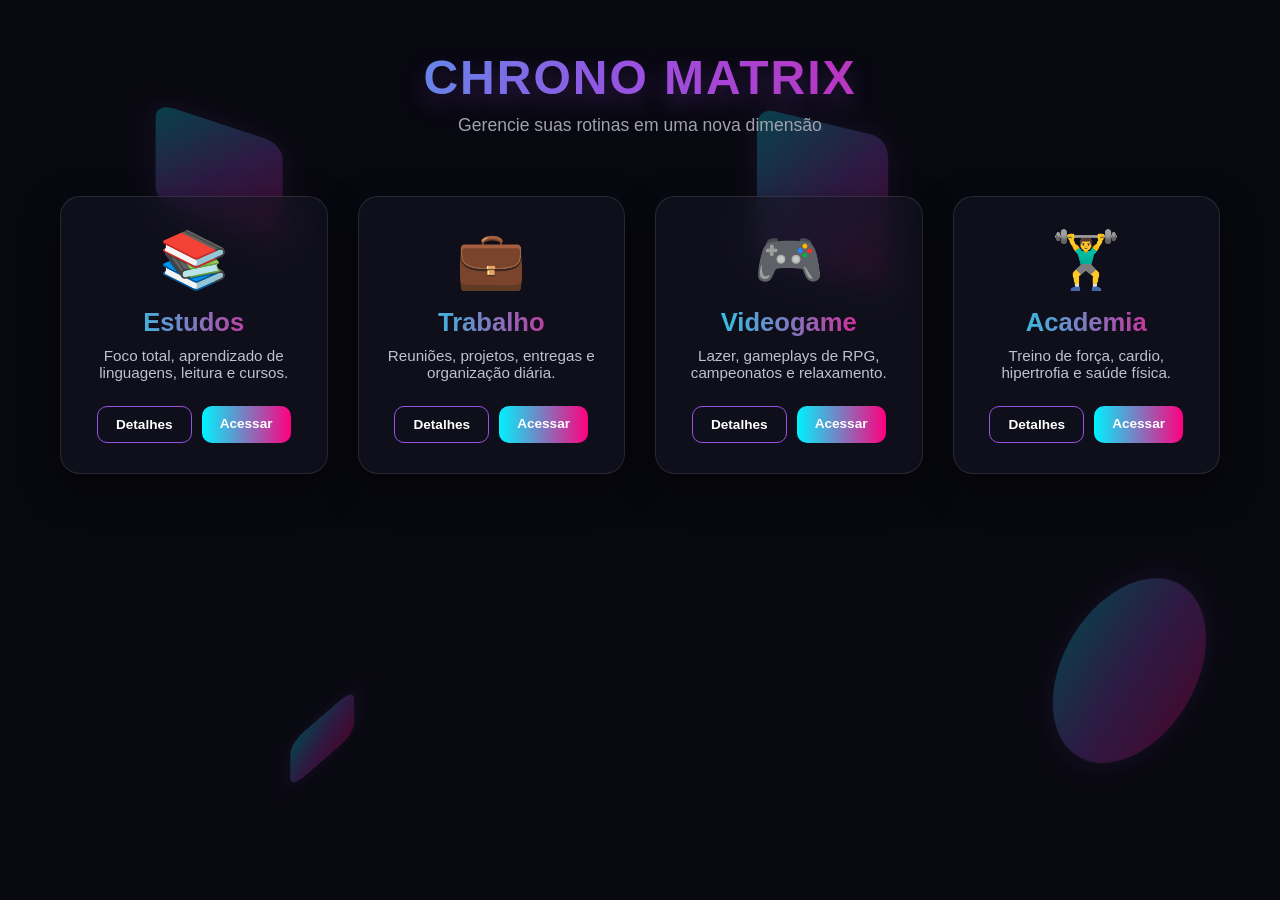
<file: index.html>
<!DOCTYPE html>
<html lang="pt-BR">
<head>
  <meta charset="UTF-8">
  <meta name="viewport" content="width=device-width, initial-scale=1.0">
  <title>Chrono Matrix - Organizador 3D</title>
  <link rel="stylesheet" href="style.css">
</head>
<body>

  <!-- Fundo com formas 3D voadoras -->
  <div class="bg-3d-container">
    <div class="shape-3d shape-1"></div>
    <div class="shape-3d shape-2"></div>
    <div class="shape-3d shape-3"></div>
    <div class="shape-3d shape-4"></div>
  </div>

  <header>
    <h1 class="title-gradient">Chrono Matrix</h1>
    <p class="subtitle">Gerencie suas rotinas em uma nova dimensão</p>
  </header>

  <main class="container">
    <div class="cards-grid">
      
      <!-- Card Estudo -->
      <div class="card">
        <div class="card-icon">📚</div>
        <h3>Estudos</h3>
        <p>Foco total, aprendizado de linguagens, leitura e cursos.</p>
        <div class="btn-group">
          <button class="btn btn-modal" onclick="openModal('estudo')">Detalhes</button>
          <a href="estudo.html" class="btn btn-link">Acessar</a>
        </div>
      </div>

      <!-- Card Trabalho -->
      <div class="card">
        <div class="card-icon">💼</div>
        <h3>Trabalho</h3>
        <p>Reuniões, projetos, entregas e organização diária.</p>
        <div class="btn-group">
          <button class="btn btn-modal" onclick="openModal('trabalho')">Detalhes</button>
          <a href="trabalho.html" class="btn btn-link">Acessar</a>
        </div>
      </div>

      <!-- Card Videogame -->
      <div class="card">
        <div class="card-icon">🎮</div>
        <h3>Videogame</h3>
        <p>Lazer, gameplays de RPG, campeonatos e relaxamento.</p>
        <div class="btn-group">
          <button class="btn btn-modal" onclick="openModal('videogame')">Detalhes</button>
          <a href="videogame.html" class="btn btn-link">Acessar</a>
        </div>
      </div>

      <!-- Card Academia -->
      <div class="card">
        <div class="card-icon">🏋️‍♂️</div>
        <h3>Academia</h3>
        <p>Treino de força, cardio, hipertrofia e saúde física.</p>
        <div class="btn-group">
          <button class="btn btn-modal" onclick="openModal('academia')">Detalhes</button>
          <a href="academia.html" class="btn btn-link">Acessar</a>
        </div>
      </div>

    </div>
  </main>

  <!-- Estrutura do Modal -->
  <div class="modal-overlay" id="modalOverlay">
    <div class="modal-content">
      <span class="close-btn" onclick="closeModal()">&times;</span>
      <div class="modal-body" id="modalBody">
        <!-- Conteúdo preenchido via JavaScript -->
      </div>
    </div>
  </div>

  <!-- JavaScript Embutido -->
  <script>
    const routinesData = {
      estudo: {
        title: "Rotina de Estudos",
        meta: "Meta: 3 Horas / dia",
        tasks: ["08:00 - Revisão de código / Leitura", "14:00 - Cursos e Prática de Projetos", "20:00 - Leitura de Livros Técnicos"]
      },
      trabalho: {
        title: "Rotina de Trabalho",
        meta: "Meta: 8 Horas / dia",
        tasks: ["09:00 - Daily Meeting & E-mails", "10:00 - Foco em Tasks Principais", "16:00 - Code Review & Alinhamentos"]
      },
      videogame: {
        title: "Rotina de Jogos",
        meta: "Meta: 2 Horas / dia",
        tasks: ["21:00 - Sessão de RPG / Multiplayer", "22:30 - Jogos Casuais & Lives"]
      },
      academia: {
        title: "Rotina de Academia",
        meta: "Meta: 1.5 Horas / dia",
        tasks: ["06:30 - Aquecimento e Mobilidade", "07:00 - Treino de Musculação", "07:45 - Cardio 20 Minutos"]
      }
    };

    function openModal(type) {
      const overlay = document.getElementById('modalOverlay');
      const body = document.getElementById('modalBody');
      const data = routinesData[type];

      let tasksHTML = data.tasks.map(t => `<li>📍 ${t}</li>`).join('');

      body.innerHTML = `
        <h2>${data.title}</h2>
        <p><strong>${data.meta}</strong></p>
        <ul>${tasksHTML}</ul>
      `;

      overlay.classList.add('active');
    }

    function closeModal() {
      document.getElementById('modalOverlay').classList.remove('active');
    }

    // Fechar ao clicar fora da caixa do modal
    window.onclick = function(event) {
      const overlay = document.getElementById('modalOverlay');
      if (event.target === overlay) {
        closeModal();
      }
    }
  </script>
</body>
</html>
</file>
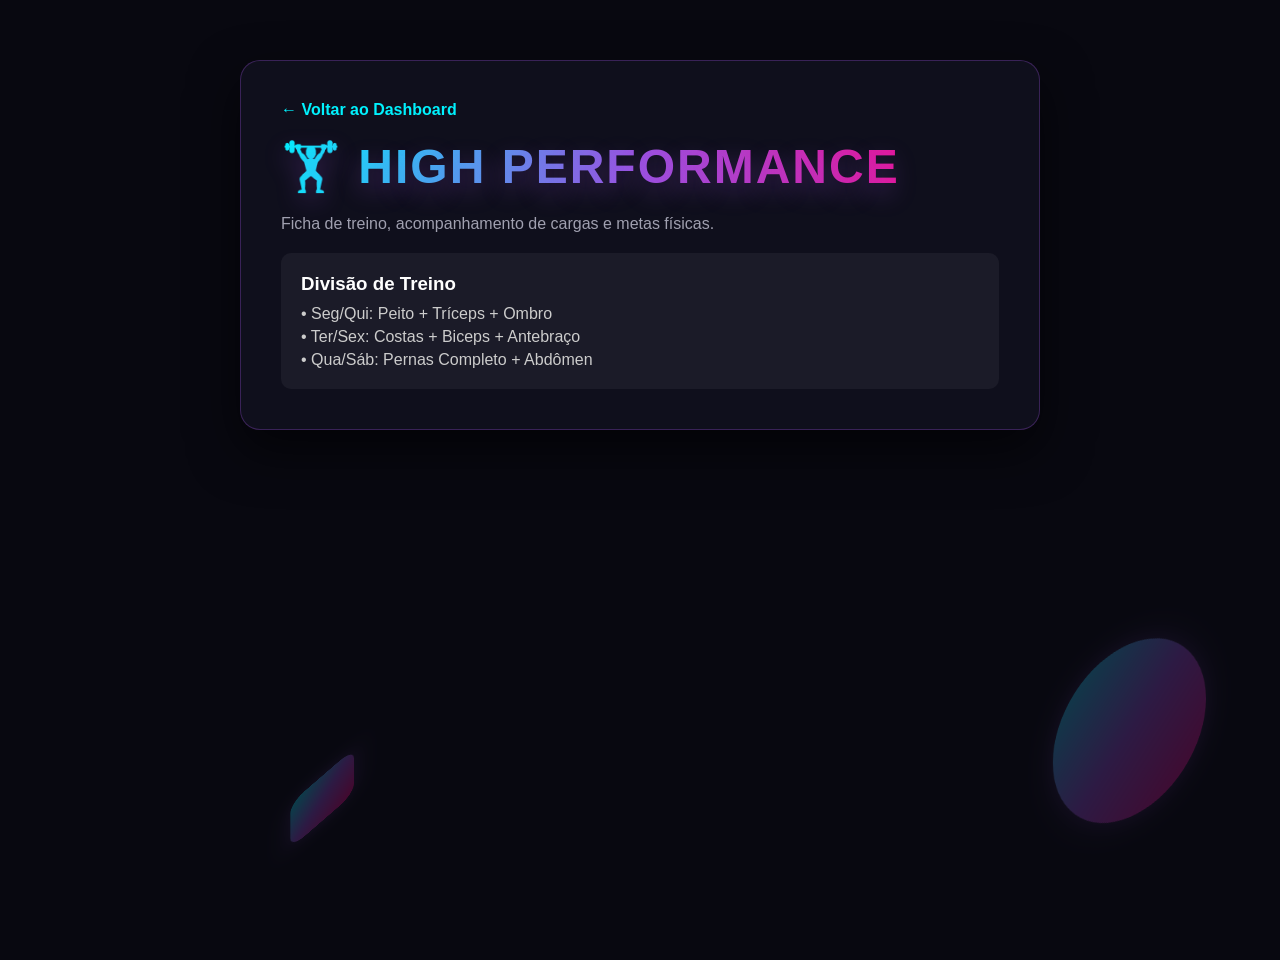
<file: academia.html>
<!DOCTYPE html>
<html lang="pt-BR">
<head>
  <meta charset="UTF-8">
  <title>Academia - Chrono Matrix</title>
  <link rel="stylesheet" href="style.css">
</head>
<body>
  <div class="bg-3d-container">
    <div class="shape-3d shape-2"></div>
    <div class="shape-3d shape-3"></div>
  </div>

  <div class="page-container">
    <a href="index.html" class="back-btn">← Voltar ao Dashboard</a>
    <h1 class="title-gradient">🏋️‍♂️ High Performance</h1>
    <p style="margin: 20px 0; color: #a0a0b0;">Ficha de treino, acompanhamento de cargas e metas físicas.</p>
    
    <div style="background: rgba(255,255,255,0.05); padding: 20px; border-radius: 10px;">
      <h3>Divisão de Treino</h3>
      <p style="margin-top: 10px; color: #ccc;">• Seg/Qui: Peito + Tríceps + Ombro</p>
      <p style="margin-top: 5px; color: #ccc;">• Ter/Sex: Costas + Biceps + Antebraço</p>
      <p style="margin-top: 5px; color: #ccc;">• Qua/Sáb: Pernas Completo + Abdômen</p>
    </div>
  </div>
</body>
</html>
</file>
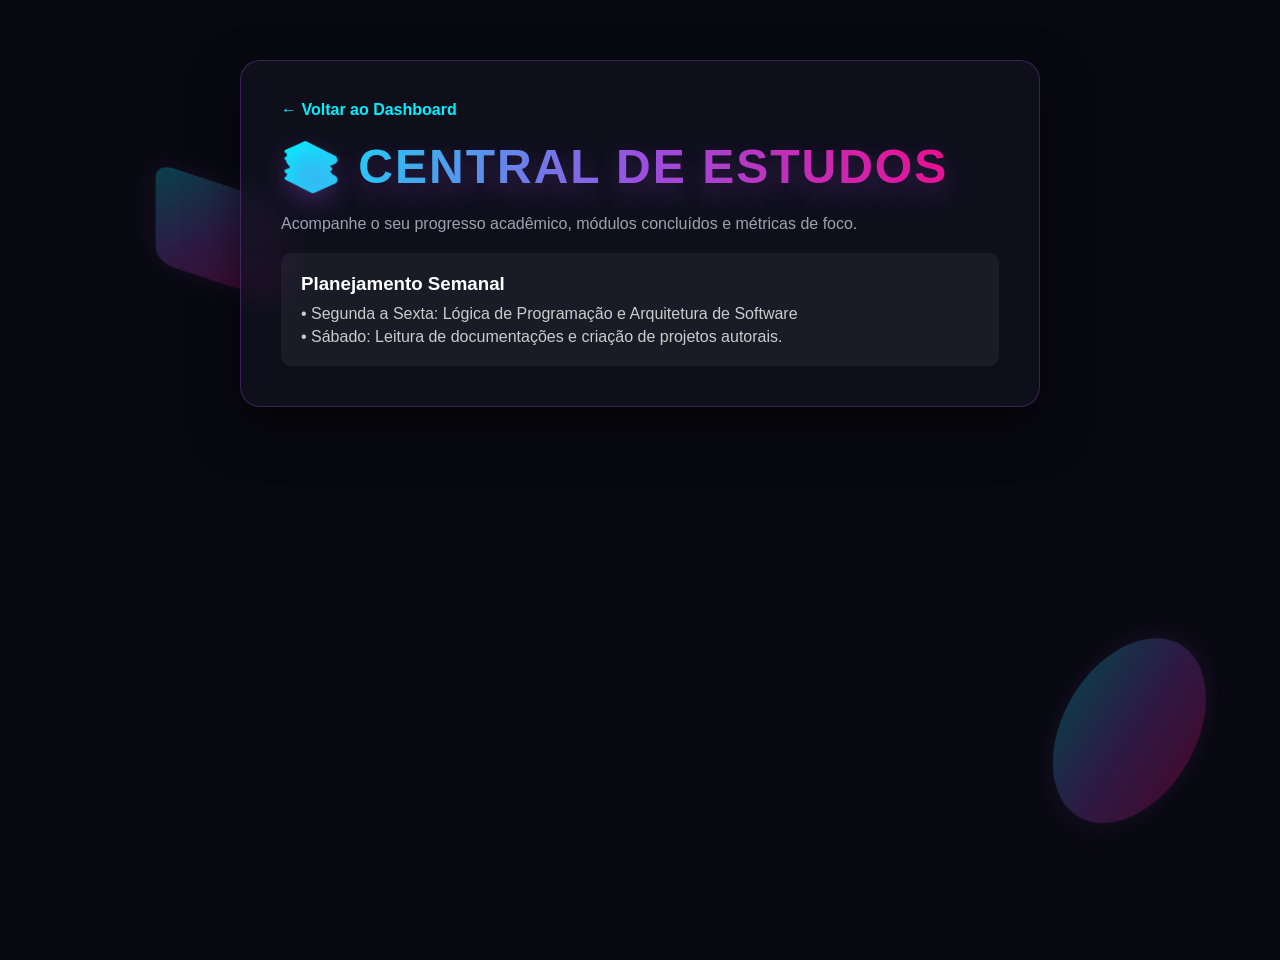
<file: estudo.html>
<!DOCTYPE html>
<html lang="pt-BR">
<head>
  <meta charset="UTF-8">
  <title>Estudos - Chrono Matrix</title>
  <link rel="stylesheet" href="style.css">
</head>
<body>
  <div class="bg-3d-container">
    <div class="shape-3d shape-1"></div>
    <div class="shape-3d shape-2"></div>
  </div>

  <div class="page-container">
    <a href="index.html" class="back-btn">← Voltar ao Dashboard</a>
    <h1 class="title-gradient">📚 Central de Estudos</h1>
    <p style="margin: 20px 0; color: #a0a0b0;">Acompanhe o seu progresso acadêmico, módulos concluídos e métricas de foco.</p>
    
    <div style="background: rgba(255,255,255,0.05); padding: 20px; border-radius: 10px;">
      <h3>Planejamento Semanal</h3>
      <p style="margin-top: 10px; color: #ccc;">• Segunda a Sexta: Lógica de Programação e Arquitetura de Software</p>
      <p style="margin-top: 5px; color: #ccc;">• Sábado: Leitura de documentações e criação de projetos autorais.</p>
    </div>
  </div>
</body>
</html>
</file>
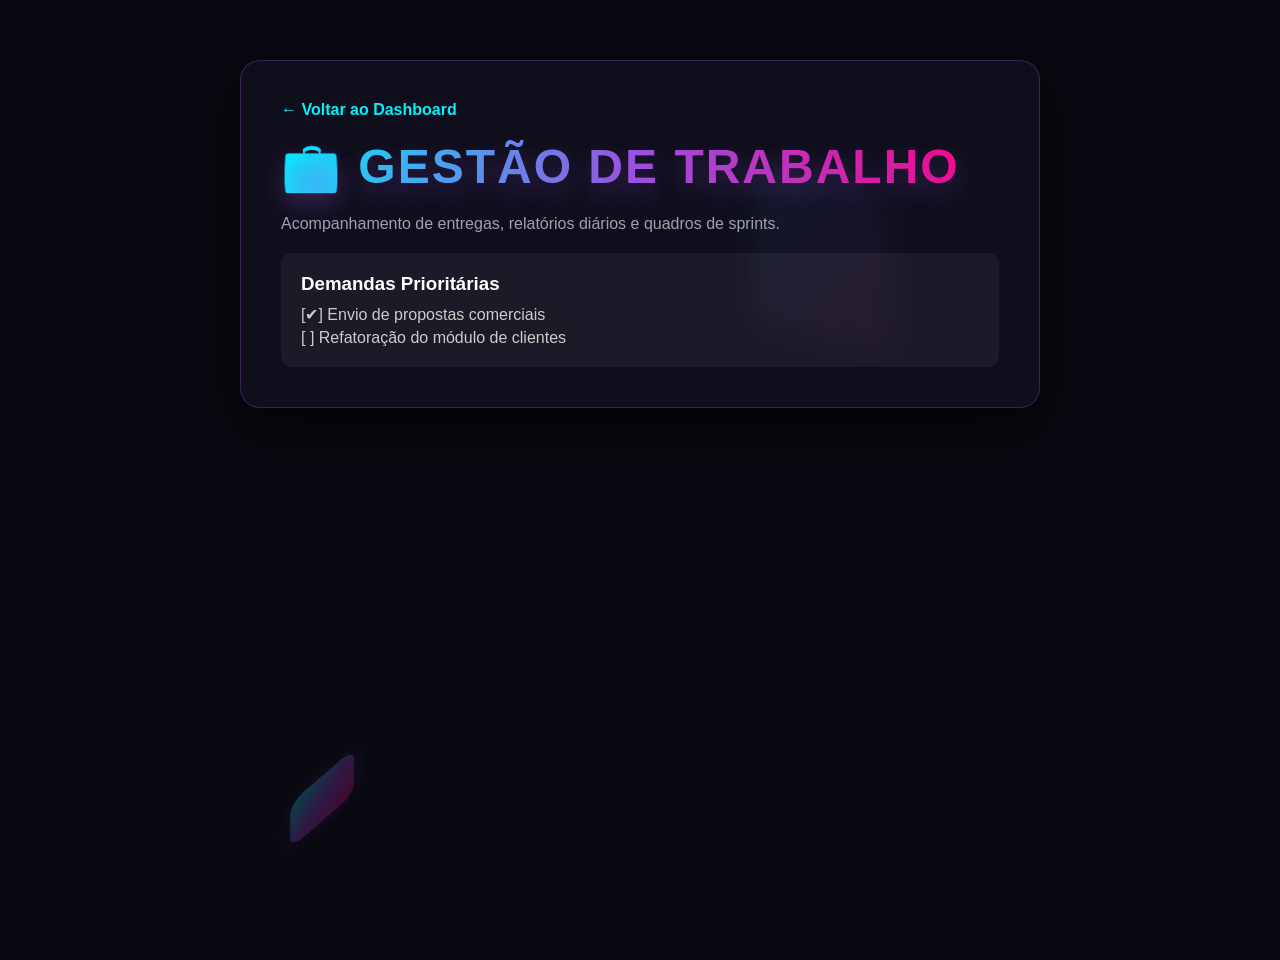
<file: trabalho.html>
<!DOCTYPE html>
<html lang="pt-BR">
<head>
  <meta charset="UTF-8">
  <title>Trabalho - Chrono Matrix</title>
  <link rel="stylesheet" href="style.css">
</head>
<body>
  <div class="bg-3d-container">
    <div class="shape-3d shape-3"></div>
    <div class="shape-3d shape-4"></div>
  </div>

  <div class="page-container">
    <a href="index.html" class="back-btn">← Voltar ao Dashboard</a>
    <h1 class="title-gradient">💼 Gestão de Trabalho</h1>
    <p style="margin: 20px 0; color: #a0a0b0;">Acompanhamento de entregas, relatórios diários e quadros de sprints.</p>
    
    <div style="background: rgba(255,255,255,0.05); padding: 20px; border-radius: 10px;">
      <h3>Demandas Prioritárias</h3>
      <p style="margin-top: 10px; color: #ccc;">[✔] Envio de propostas comerciais</p>
      <p style="margin-top: 5px; color: #ccc;">[ ] Refatoração do módulo de clientes</p>
    </div>
  </div>
</body>
</html>
</file>
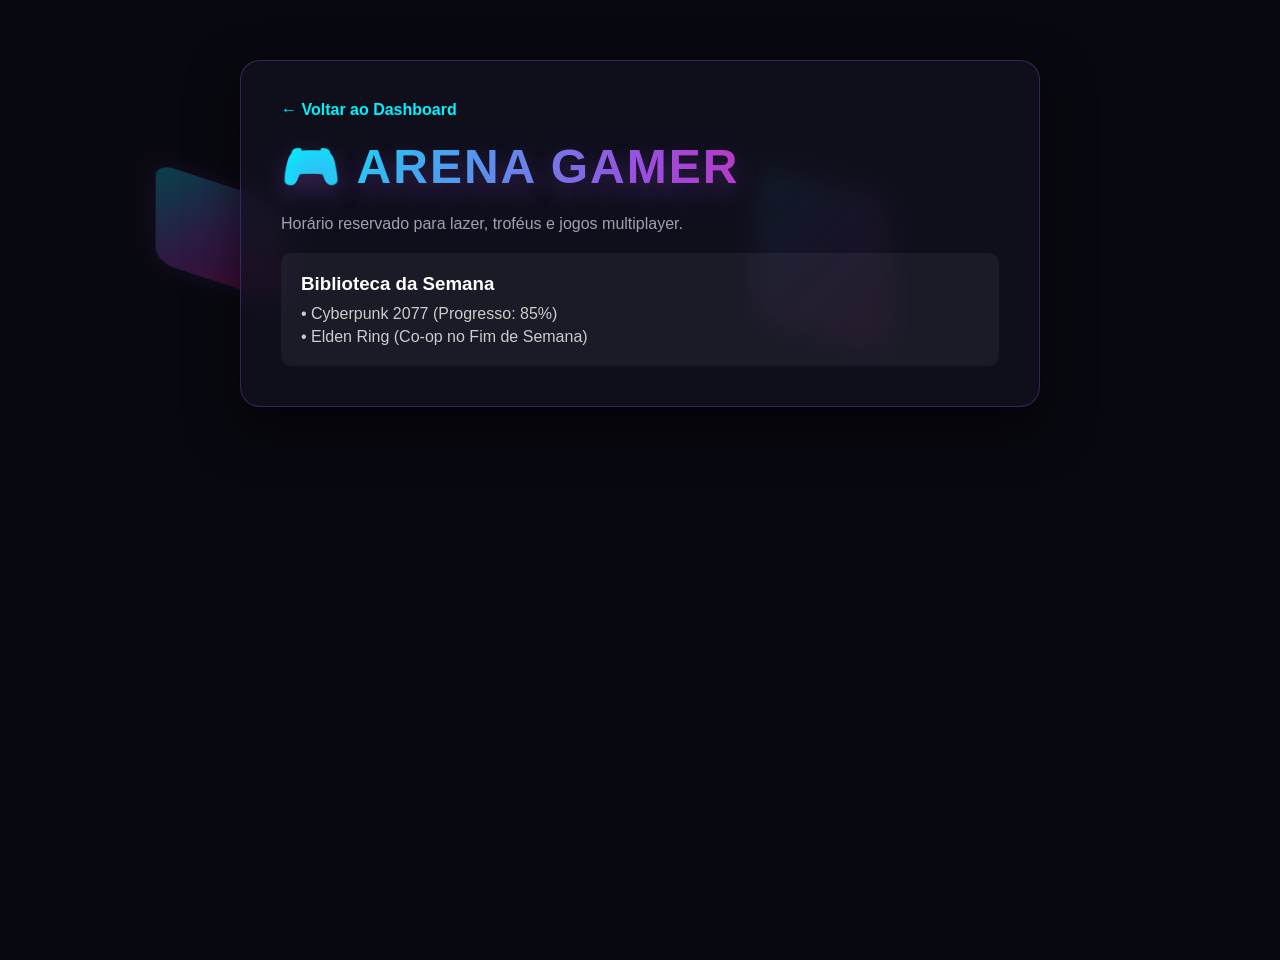
<file: videogame.html>
<!DOCTYPE html>
<html lang="pt-BR">
<head>
  <meta charset="UTF-8">
  <title>Videogame - Chrono Matrix</title>
  <link rel="stylesheet" href="style.css">
</head>
<body>
  <div class="bg-3d-container">
    <div class="shape-3d shape-1"></div>
    <div class="shape-3d shape-4"></div>
  </div>

  <div class="page-container">
    <a href="index.html" class="back-btn">← Voltar ao Dashboard</a>
    <h1 class="title-gradient">🎮 Arena Gamer</h1>
    <p style="margin: 20px 0; color: #a0a0b0;">Horário reservado para lazer, troféus e jogos multiplayer.</p>
    
    <div style="background: rgba(255,255,255,0.05); padding: 20px; border-radius: 10px;">
      <h3>Biblioteca da Semana</h3>
      <p style="margin-top: 10px; color: #ccc;">• Cyberpunk 2077 (Progresso: 85%)</p>
      <p style="margin-top: 5px; color: #ccc;">• Elden Ring (Co-op no Fim de Semana)</p>
    </div>
  </div>
</body>
</html>
</file>
<file: style.css>
/* ==========================================
   NOME DO PROJETO: CHRONO MATRIX - ROTINAS 3D
   ========================================== */

* {
  margin: 0;
  padding: 0;
  box-sizing: border-box;
  font-family: 'Segoe UI', Tahoma, Geneva, Verdana, sans-serif;
}

body {
  background-color: #080810;
  color: #ffffff;
  min-height: 100vh;
  overflow-x: hidden;
  position: relative;
  perspective: 1000px;
}

/* --- FUNDO 3D TRIDIMENSIONAL COM FORMAS FLUTUANTES --- */
.bg-3d-container {
  position: fixed;
  top: 0;
  left: 0;
  width: 100vw;
  height: 100vh;
  z-index: -1;
  overflow: hidden;
  pointer-events: none;
}

/* Elementos Geométricos 3D com Degradê de 3 Cores */
.shape-3d {
  position: absolute;
  background: linear-gradient(135deg, #00f2fe 0%, #9b51e0 50%, #ff007f 100%);
  border-radius: 20px;
  opacity: 0.25;
  box-shadow: 0 0 30px rgba(155, 81, 224, 0.4);
  transform-style: preserve-3d;
  animation: float3D 12s infinite ease-in-out alternate;
}

.shape-1 {
  width: 140px;
  height: 140px;
  top: 15%;
  left: 10%;
  transform: rotateX(45deg) rotateY(25deg) translateZ(50px);
  animation-delay: 0s;
}

.shape-2 {
  width: 200px;
  height: 200px;
  top: 60%;
  right: 8%;
  border-radius: 50%; /* Esfera 3D glow */
  transform: rotateX(-30deg) rotateY(40deg) translateZ(80px);
  animation-delay: -3s;
}

.shape-3 {
  width: 90px;
  height: 90px;
  top: 75%;
  left: 20%;
  transform: rotateX(60deg) rotateY(-45deg) translateZ(-30px);
  animation-delay: -6s;
}

.shape-4 {
  width: 160px;
  height: 160px;
  top: 10%;
  right: 25%;
  transform: rotateX(-20deg) rotateY(-35deg) translateZ(100px);
  animation-delay: -9s;
}

@keyframes float3D {
  0% {
    transform: translateY(0px) rotateX(0deg) rotateY(0deg) rotateZ(0deg) translateZ(0px);
  }
  50% {
    transform: translateY(-35deg) rotateX(180deg) rotateY(90deg) rotateZ(45deg) translateZ(120px);
  }
  100% {
    transform: translateY(20deg) rotateX(360deg) rotateY(180deg) rotateZ(90deg) translateZ(-50px);
  }
}

/* --- ESTRUTURA PRINCIPAL --- */
header {
  text-align: center;
  padding: 50px 20px 20px;
}

.title-gradient {
  font-size: 3rem;
  font-weight: 900;
  text-transform: uppercase;
  letter-spacing: 2px;
  background: linear-gradient(90deg, #00f2fe, #9b51e0, #ff007f);
  -webkit-background-clip: text;
  -webkit-text-fill-color: transparent;
  text-shadow: 0 10px 25px rgba(155, 81, 224, 0.3);
}

.subtitle {
  color: #a0a0b0;
  margin-top: 10px;
  font-size: 1.1rem;
}

.container {
  max-width: 1200px;
  margin: 40px auto;
  padding: 0 20px;
}

/* --- GRID DE CARDS 3D E GLASSMORPHISM --- */
.cards-grid {
  display: grid;
  grid-template-columns: repeat(auto-fit, minmax(250px, 1fr));
  gap: 30px;
}

.card {
  background: rgba(20, 20, 35, 0.65);
  border: 1px solid rgba(255, 255, 255, 0.1);
  border-radius: 20px;
  padding: 30px 20px;
  text-align: center;
  backdrop-filter: blur(12px);
  transition: all 0.4s cubic-bezier(0.175, 0.885, 0.32, 1.275);
  transform-style: preserve-3d;
  cursor: pointer;
  position: relative;
  box-shadow: 0 15px 35px rgba(0, 0, 0, 0.5);
}

.card:hover {
  transform: translateY(-12px) rotateX(10deg) rotateY(5deg) scale(1.03);
  border-color: rgba(0, 242, 254, 0.5);
  box-shadow: 0 20px 40px rgba(155, 81, 224, 0.4);
}

.card-icon {
  font-size: 3.5rem;
  margin-bottom: 15px;
  display: inline-block;
  transform: translateZ(30px);
}

.card h3 {
  font-size: 1.6rem;
  margin-bottom: 10px;
  background: linear-gradient(90deg, #00f2fe, #ff007f);
  -webkit-background-clip: text;
  -webkit-text-fill-color: transparent;
  transform: translateZ(20px);
}

.card p {
  color: #c0c0d0;
  font-size: 0.95rem;
  margin-bottom: 25px;
  transform: translateZ(15px);
}

.btn-group {
  display: flex;
  gap: 10px;
  justify-content: center;
  transform: translateZ(25px);
}

.btn {
  padding: 10px 18px;
  border: none;
  border-radius: 10px;
  font-weight: bold;
  cursor: pointer;
  transition: all 0.3s ease;
  text-decoration: none;
  font-size: 0.85rem;
}

.btn-modal {
  background: transparent;
  border: 1px solid #9b51e0;
  color: #ffffff;
}

.btn-modal:hover {
  background: #9b51e0;
  box-shadow: 0 0 15px #9b51e0;
}

.btn-link {
  background: linear-gradient(90deg, #00f2fe, #ff007f);
  color: #fff;
}

.btn-link:hover {
  opacity: 0.9;
  box-shadow: 0 0 15px rgba(255, 0, 127, 0.6);
}

/* --- EFEITO MODAL --- */
.modal-overlay {
  position: fixed;
  top: 0;
  left: 0;
  width: 100vw;
  height: 100vh;
  background: rgba(0, 0, 0, 0.85);
  backdrop-filter: blur(8px);
  display: flex;
  align-items: center;
  justify-content: center;
  opacity: 0;
  pointer-events: none;
  transition: opacity 0.3s ease;
  z-index: 1000;
}

.modal-overlay.active {
  opacity: 1;
  pointer-events: all;
}

.modal-content {
  background: #121220;
  border: 2px solid;
  border-image: linear-gradient(135deg, #00f2fe, #9b51e0, #ff007f) 1;
  border-radius: 20px;
  padding: 35px;
  max-width: 500px;
  width: 90%;
  transform: scale(0.7) rotateX(-20deg);
  transition: transform 0.4s cubic-bezier(0.175, 0.885, 0.32, 1.275);
  box-shadow: 0 0 50px rgba(155, 81, 224, 0.5);
  position: relative;
}

.modal-overlay.active .modal-content {
  transform: scale(1) rotateX(0deg);
}

.close-btn {
  position: absolute;
  top: 15px;
  right: 20px;
  font-size: 1.8rem;
  color: #aaa;
  cursor: pointer;
}

.close-btn:hover {
  color: #ff007f;
}

.modal-body h2 {
  background: linear-gradient(90deg, #00f2fe, #ff007f);
  -webkit-background-clip: text;
  -webkit-text-fill-color: transparent;
  margin-bottom: 15px;
}

.modal-body ul {
  list-style: none;
  margin-top: 15px;
}

.modal-body ul li {
  padding: 8px 0;
  border-bottom: 1px solid rgba(255, 255, 255, 0.1);
  color: #d0d0e0;
}

/* --- ESTILOS DAS PÁGINAS SECUNDÁRIAS --- */
.page-container {
  max-width: 800px;
  margin: 60px auto;
  padding: 40px;
  background: rgba(18, 18, 32, 0.8);
  border-radius: 20px;
  border: 1px solid rgba(155, 81, 224, 0.3);
  backdrop-filter: blur(10px);
  box-shadow: 0 20px 50px rgba(0,0,0,0.6);
}

.back-btn {
  display: inline-block;
  margin-bottom: 20px;
  color: #00f2fe;
  text-decoration: none;
  font-weight: bold;
}

.back-btn:hover {
  text-decoration: underline;
}
</file>
